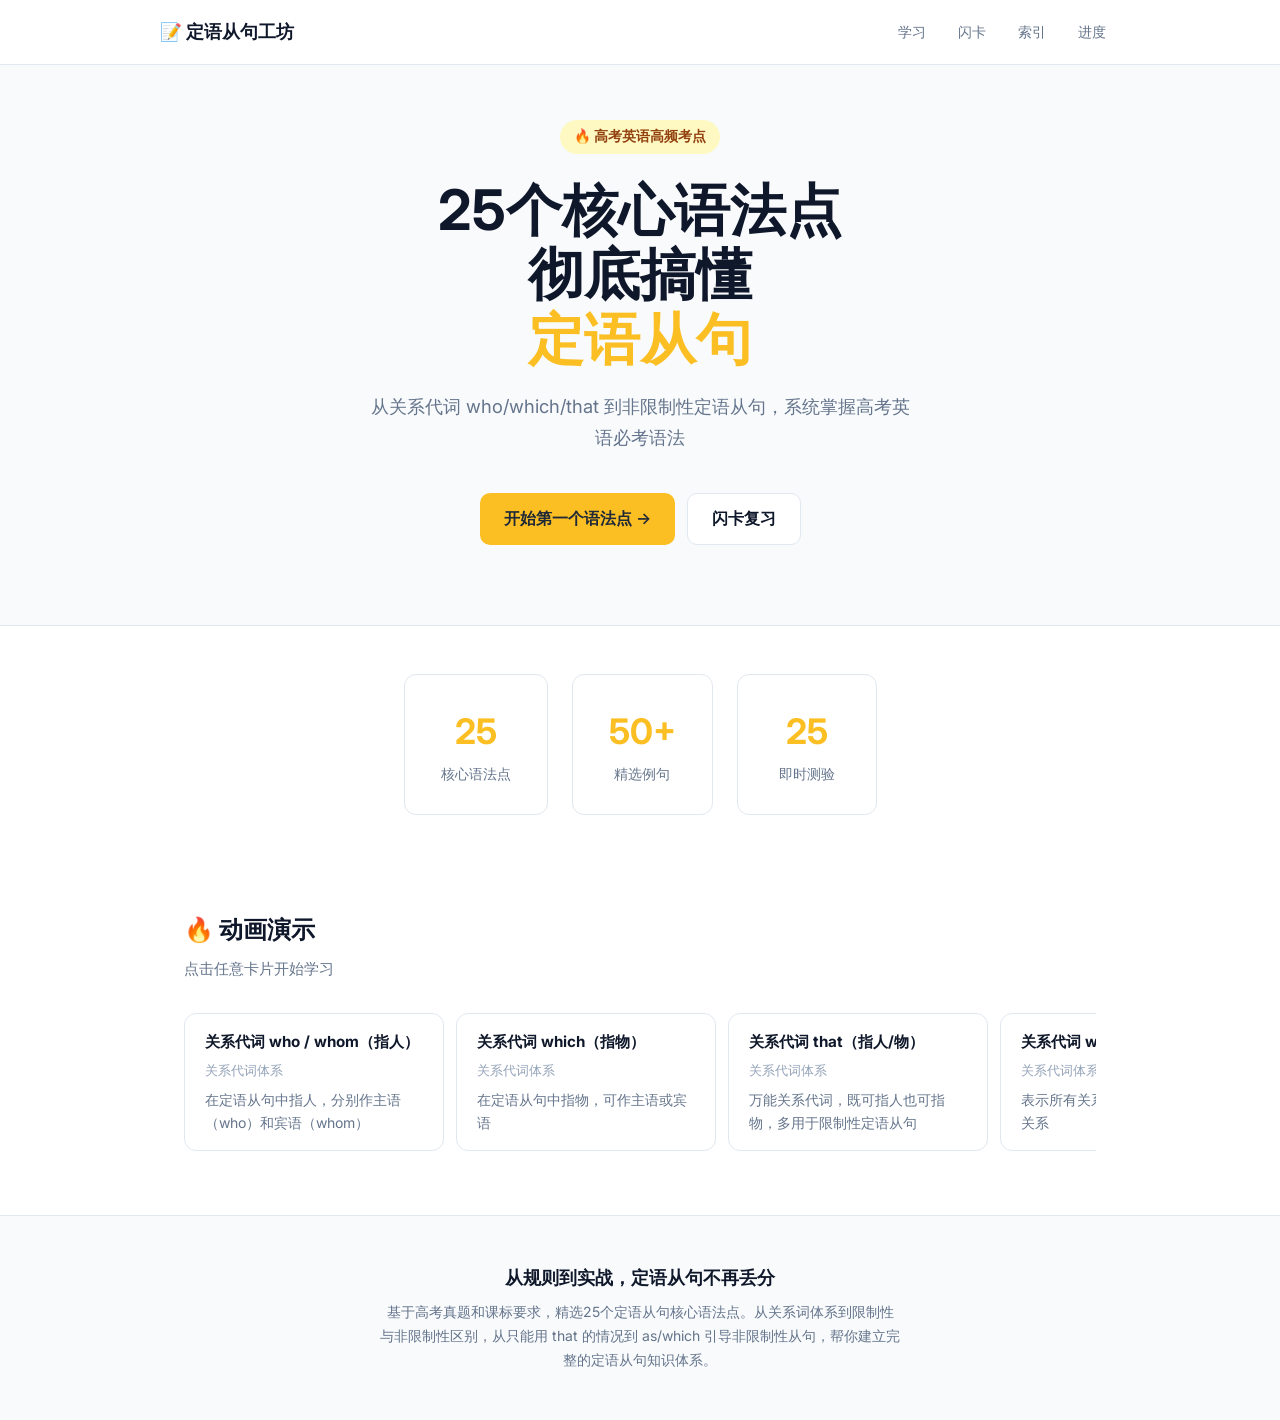
<file: index.html>
<!DOCTYPE html>
<html lang="zh-CN">
<head>
  <meta charset="UTF-8">
  <meta name="viewport" content="width=device-width, initial-scale=1.0">
  <title>定语从句学习工坊 - 25个核心语法点</title>
  <meta name="description" content="从规则到实战，定语从句不再丢分。基于高考真题和课标要求，精选25个定语从句核心语法点。">
  <meta name="keywords" content="定语从句,英语语法,高考英语,关系代词,关系副词">
  <meta name="author" content="乔木">
  <meta name="robots" content="index, follow">
  <link rel="canonical" href="https://relative-clause.vercel.app">
  <meta property="og:title" content="定语从句学习工坊">
  <meta property="og:description" content="从规则到实战，定语从句不再丢分。25个核心语法点，50+精选例句。">
  <meta property="og:type" content="website">
  <meta property="og:url" content="https://relative-clause.vercel.app">
  <meta property="og:site_name" content="定语从句学习工坊">
  <meta property="og:locale" content="zh_CN">
  <meta name="twitter:card" content="summary_large_image">
  <meta name="twitter:title" content="定语从句学习工坊">
  <meta name="twitter:description" content="从规则到实战，定语从句不再丢分。25个核心语法点，50+精选例句。">
  <link rel="icon" href="data:image/svg+xml,<svg xmlns='http://www.w3.org/2000/svg' viewBox='0 0 100 100'><text y='.9em' font-size='90'>📝</text></svg>">
  <link rel="manifest" href="/manifest.json">
  <meta name="theme-color" content="#FBBF24">
  <link rel="preconnect" href="https://fonts.googleapis.com">
  <link rel="preconnect" href="https://fonts.gstatic.com" crossorigin>
  <link href="https://fonts.googleapis.com/css2?family=Inter:wght@300;400;500;600;700&display=swap" rel="stylesheet">
  <link rel="stylesheet" href="css/minimal.css">
</head>
<body>

<nav class="nav">
  <div class="nav-inner">
    <a href="index.html" class="nav-logo">📝 定语从句工坊</a>
    <div class="nav-links">
      <a href="learn.html" class="active">学习</a>
      <a href="flashcard.html">闪卡</a>
      <a href="roots.html">索引</a>
      <a href="progress.html">进度</a>
    </div>
  </div>
</nav>

<header class="hero">
  <div class="hero-badge">🔥 高考英语高频考点</div>
  <h1 class="hero-title">25个核心语法点<br><span>彻底搞懂</span>定语从句</h1>
  <p class="hero-subtitle">从关系代词 who/which/that 到非限制性定语从句，系统掌握高考英语必考语法</p>
  <div class="hero-actions">
    <a href="learn.html" class="btn btn-primary">开始第一个语法点 →</a>
    <a href="flashcard.html" class="btn btn-secondary">闪卡复习</a>
  </div>
</header>

<section class="stats">
  <div class="stat-card">
    <div class="stat-value">25</div>
    <div class="stat-label">核心语法点</div>
  </div>
  <div class="stat-card">
    <div class="stat-value">50+</div>
    <div class="stat-label">精选例句</div>
  </div>
  <div class="stat-card">
    <div class="stat-value">25</div>
    <div class="stat-label">即时测验</div>
  </div>
</section>

<section class="container">
  <h2 class="section-title">🔥 动画演示</h2>
  <p class="section-sub">点击任意卡片开始学习</p>
  <div class="demo-scroll">
    <div class="demo-list" id="demoList"></div>
  </div>
</section>

<footer class="footer">
  <div class="footer-tagline">从规则到实战，定语从句不再丢分</div>
  <p class="footer-desc">基于高考真题和课标要求，精选25个定语从句核心语法点。从关系词体系到限制性与非限制性区别，从只能用 that 的情况到 as/which 引导非限制性从句，帮你建立完整的定语从句知识体系。</p>
</footer>

<script src="js/wordData.js"></script>
<script src="js/siteConfig.js"></script>
<script src="js/storage.js"></script>
<script>
(function() {
  // Load site config
  const config = window.siteConfig;

  // Demo animation on hero
  const heroTitle = document.querySelector('.hero-title');
  heroTitle.innerHTML = config.hero.title.map((line, i) =>
    i === config.hero.title.length - 1 ? `<span>${line}</span>` : line
  ).join('<br>');

  // Load demo items
  const demoList = document.getElementById('demoList');
  const demoCount = config.hero.animation.demoCount;
  WordRoots.slice(0, demoCount).forEach(function(item) {
    const card = document.createElement('a');
    card.href = 'root-detail.html?id=' + item.id;
    card.className = 'demo-card';
    card.innerHTML = '<div class="demo-root">' + item.root + '</div>' +
      '<div class="demo-origin">' + item.origin + '</div>' +
      '<div class="demo-meaning">' + item.meaning + '</div>';
    demoList.appendChild(card);
  });

  // Update nav active state
  const links = document.querySelectorAll('.nav-links a');
  links.forEach(function(a) { a.classList.remove('active'); });
})();
</script>
</body>
</html>
</file>
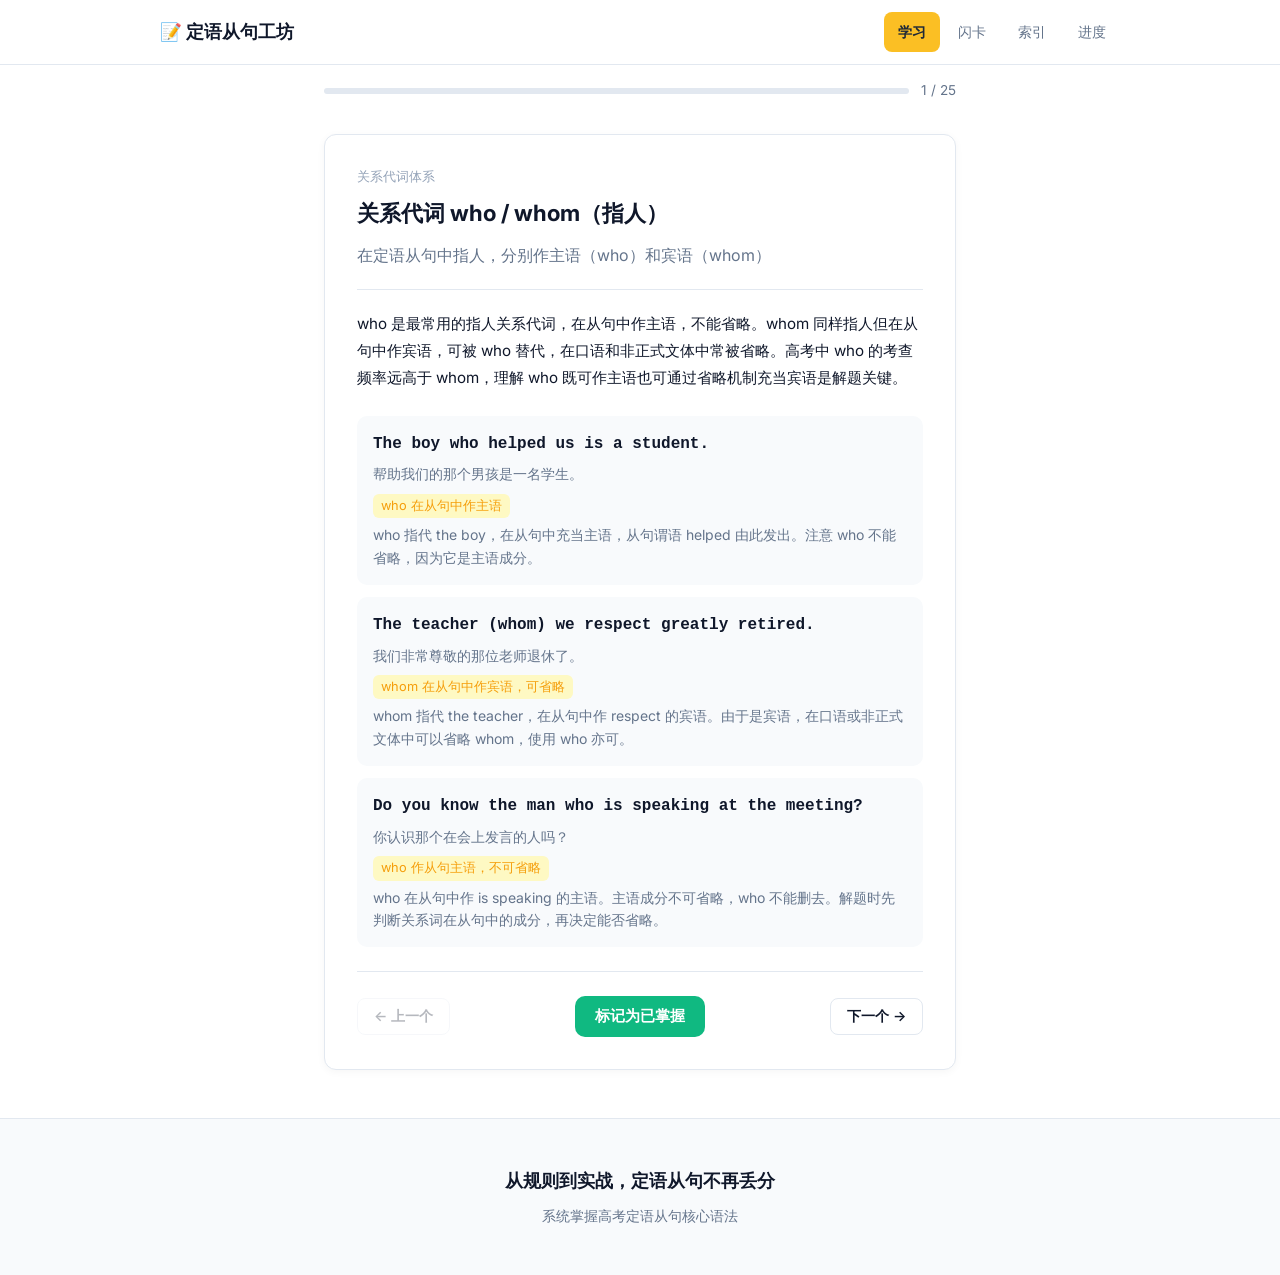
<file: learn.html>
<!DOCTYPE html>
<html lang="zh-CN">
<head>
  <meta charset="UTF-8">
  <meta name="viewport" content="width=device-width, initial-scale=1.0">
  <title>学习 - 定语从句学习工坊</title>
  <meta name="description" content="渐进式学习定语从句核心语法点">
  <meta name="robots" content="noindex">
  <link rel="icon" href="data:image/svg+xml,<svg xmlns='http://www.w3.org/2000/svg' viewBox='0 0 100 100'><text y='.9em' font-size='90'>📝</text></svg>">
  <link rel="manifest" href="/manifest.json">
  <meta name="theme-color" content="#FBBF24">
  <link rel="preconnect" href="https://fonts.googleapis.com">
  <link rel="preconnect" href="https://fonts.gstatic.com" crossorigin>
  <link href="https://fonts.googleapis.com/css2?family=Inter:wght@300;400;500;600;700&display=swap" rel="stylesheet">
  <link rel="stylesheet" href="css/minimal.css">
</head>
<body>

<nav class="nav">
  <div class="nav-inner">
    <a href="index.html" class="nav-logo">📝 定语从句工坊</a>
    <div class="nav-links">
      <a href="learn.html" class="active">学习</a>
      <a href="flashcard.html">闪卡</a>
      <a href="roots.html">索引</a>
      <a href="progress.html">进度</a>
    </div>
  </div>
</nav>

<div class="learn-wrap" id="app"></div>

<footer class="footer">
  <div class="footer-tagline">从规则到实战，定语从句不再丢分</div>
  <p class="footer-desc">系统掌握高考定语从句核心语法</p>
</footer>

<script src="js/wordData.js"></script>
<script src="js/siteConfig.js"></script>
<script src="js/storage.js"></script>
<script>
(function() {
  var STORAGE_KEY = 'rc_learn_v1';

  function getState() {
    try {
      var raw = localStorage.getItem(STORAGE_KEY);
      return raw ? JSON.parse(raw) : { current: 1 };
    } catch(e) { return { current: 1 }; }
  }

  function saveState(state) {
    try { localStorage.setItem(STORAGE_KEY, JSON.stringify(state)); } catch(e) {}
  }

  function showFeedback(message, isSuccess) {
    var toast = document.createElement('div');
    toast.className = 'feedback-toast ' + (isSuccess ? 'success' : 'error');
    toast.textContent = message;
    document.body.appendChild(toast);
    setTimeout(function() { toast.remove(); }, 3000);
  }

  var state = getState();
  var current = state.current || 1;
  var total = WordRoots.length;
  var item = WordRoots.find(function(x) { return x.id === current; });

  function render() {
    var app = document.getElementById('app');
    var progPct = ((current - 1) / total * 100).toFixed(0);

    var mastered = isMastered(item.id);

    var html = '<div class="learn-progress">' +
      '<div class="progress-bar"><div class="progress-fill" style="width:' + progPct + '%"></div></div>' +
      '<span class="progress-text">' + current + ' / ' + total + '</span></div>';

    html += '<div class="learn-card">';
    html += '<div class="learn-origin">' + item.origin + '</div>';
    html += '<div class="learn-root">' + item.root + '</div>';
    html += '<div class="learn-meaning">' + item.meaning + '</div>';
    html += '<div class="learn-desc">' + item.description + '</div>';

    item.examples.forEach(function(ex) {
      html += '<div class="example-item">';
      html += '<div class="example-sentence">' + ex.word + '</div>';
      html += '<div class="example-meaning">' + ex.meaning + '</div>';
      html += '<div class="example-breakdown">' + ex.breakdown.root + '</div>';
      html += '<div style="font-size:0.875rem;color:var(--color-text-secondary);margin-top:6px">' + ex.explanation + '</div>';
      html += '</div>';
    });

    html += '<div class="learn-nav">';
    html += '<button class="btn btn-secondary btn-sm" onclick="prev()"' + (current <= 1 ? ' disabled style="opacity:0.3"' : '') + '>← 上一个</button>';

    if (mastered) {
      html += '<span style="color:var(--color-success);font-weight:600;font-size:0.9rem">✓ 已掌握</span>';
    } else {
      html += '<button class="master-btn" onclick="markM()">标记为已掌握</button>';
    }

    html += '<button class="btn btn-secondary btn-sm" onclick="next()"' + (current >= total ? ' disabled style="opacity:0.3"' : '') + '>下一个 →</button>';
    html += '</div></div>';

    app.innerHTML = html;
  }

  window.prev = function() {
    if (current <= 1) return;
    state.current = current - 1;
    saveState(state);
    item = WordRoots.find(function(x) { return x.id === state.current; });
    render();
    window.scrollTo(0, 0);
  };

  window.next = function() {
    if (current >= total) {
      showFeedback('🎉 已完成全部 ' + total + ' 个语法点！', true);
      return;
    }
    state.current = current + 1;
    saveState(state);
    item = WordRoots.find(function(x) { return x.id === state.current; });
    render();
    window.scrollTo(0, 0);
  };

  window.markM = function() {
    markMastered(item.id);
    showFeedback('✓ 已标记为掌握！', true);
    render();
  };

  if (!item) {
    document.getElementById('app').innerHTML = '<div class="empty-state"><div class="empty-icon">📝</div><p>未找到该语法点，<a href="index.html">返回首页</a></p></div>';
    return;
  }
  markVisited(item.id);
  render();
})();
</script>
</body>
</html>
</file>
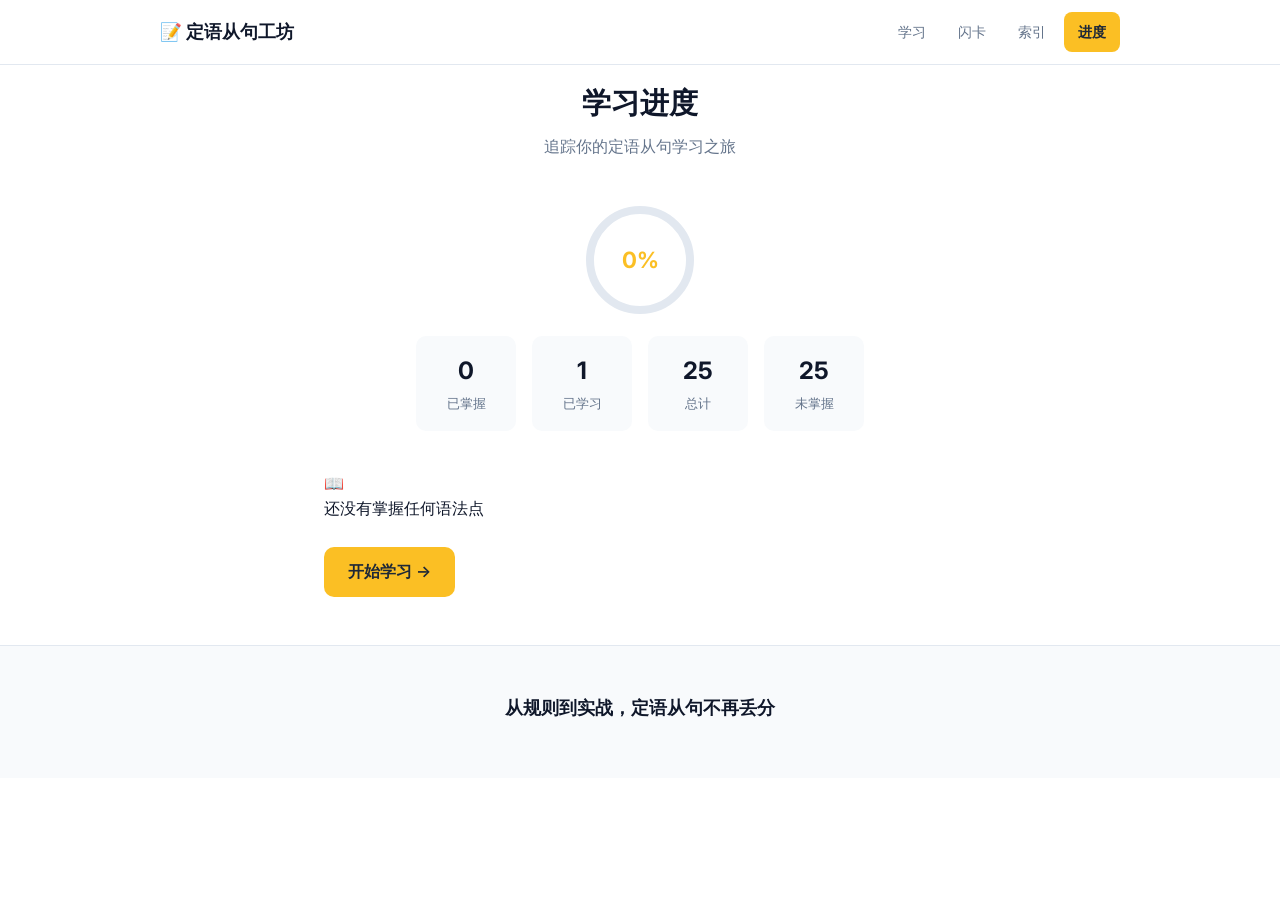
<file: progress.html>
<!DOCTYPE html>
<html lang="zh-CN">
<head>
  <meta charset="UTF-8">
  <meta name="viewport" content="width=device-width, initial-scale=1.0">
  <title>学习进度 - 定语从句学习工坊</title>
  <meta name="description" content="查看定语从句学习进度">
  <meta name="robots" content="noindex">
  <link rel="icon" href="data:image/svg+xml,<svg xmlns='http://www.w3.org/2000/svg' viewBox='0 0 100 100'><text y='.9em' font-size='90'>📝</text></svg>">
  <link rel="manifest" href="/manifest.json">
  <meta name="theme-color" content="#FBBF24">
  <link rel="preconnect" href="https://fonts.googleapis.com">
  <link rel="preconnect" href="https://fonts.gstatic.com" crossorigin>
  <link href="https://fonts.googleapis.com/css2?family=Inter:wght@300;400;500;600;700&display=swap" rel="stylesheet">
  <link rel="stylesheet" href="css/minimal.css">
</head>
<body>

<nav class="nav">
  <div class="nav-inner">
    <a href="index.html" class="nav-logo">📝 定语从句工坊</a>
    <div class="nav-links">
      <a href="learn.html">学习</a>
      <a href="flashcard.html">闪卡</a>
      <a href="roots.html">索引</a>
      <a href="progress.html" class="active">进度</a>
    </div>
  </div>
</nav>

<div class="progress-page">
  <div class="progress-header">
    <h1 style="font-size:1.8rem;font-weight:700;margin-bottom:8px">学习进度</h1>
    <p style="color:var(--color-text-secondary)">追踪你的定语从句学习之旅</p>
  </div>

  <div id="progressContent"></div>
</div>

<footer class="footer">
  <div class="footer-tagline">从规则到实战，定语从句不再丢分</div>
</footer>

<script src="js/wordData.js"></script>
<script src="js/siteConfig.js"></script>
<script src="js/storage.js"></script>
<script>
(function() {
  function showFeedback(message, isSuccess) {
    var toast = document.createElement('div');
    toast.className = 'feedback-toast ' + (isSuccess ? 'success' : 'error');
    toast.textContent = message;
    document.body.appendChild(toast);
    setTimeout(function() { toast.remove(); }, 3000);
  }

  function render() {
    var progress = getProgress();
    var masteredCount = progress.mastered.length;
    var visitedCount = progress.visited.length;
    var total = WordRoots.length;
    var pct = Math.round(masteredCount / total * 100);

    var masteredItems = WordRoots.filter(function(item) {
      return progress.mastered.includes(item.id);
    });

    var radius = 50;
    var circumference = 2 * Math.PI * radius;
    var offset = circumference - (pct / 100) * circumference;

    var html = '';

    // Progress circle
    html += '<div class="progress-circle">';
    html += '<svg width="120" height="120" viewBox="0 0 120 120">';
    html += '<circle cx="60" cy="60" r="' + radius + '" fill="none" stroke="#E2E8F0" stroke-width="8"/>';
    html += '<circle cx="60" cy="60" r="' + radius + '" fill="none" stroke="#FBBF24" stroke-width="8"';
    html += ' stroke-dasharray="' + circumference + '" stroke-dashoffset="' + offset + '" stroke-linecap="round"/>';
    html += '</svg>';
    html += '<div class="progress-center">' + pct + '%</div>';
    html += '</div>';

    // Stats
    html += '<div class="progress-stats">';
    html += '<div class="progress-stat"><div class="progress-stat-value">' + masteredCount + '</div><div class="progress-stat-label">已掌握</div></div>';
    html += '<div class="progress-stat"><div class="progress-stat-value">' + visitedCount + '</div><div class="progress-stat-label">已学习</div></div>';
    html += '<div class="progress-stat"><div class="progress-stat-value">' + total + '</div><div class="progress-stat-label">总计</div></div>';
    html += '<div class="progress-stat"><div class="progress-stat-value">' + (total - masteredCount) + '</div><div class="progress-stat-label">未掌握</div></div>';
    html += '</div>';

    // Mastered list
    if (masteredItems.length > 0) {
      html += '<div class="mastered-list">';
      html += '<h3 style="font-size:1.1rem;font-weight:700;margin-bottom:16px">已掌握的语法点</h3>';
      masteredItems.forEach(function(item) {
        html += '<div class="mastered-item">';
        html += '<div class="mastered-check">✓</div>';
        html += '<a href="root-detail.html?id=' + item.id + '" style="color:var(--color-text)" class="mastered-name">' + item.root + '</a>';
        html += '</div>';
      });
      html += '</div>';
    } else {
      html += '<div class="empty-state">';
      html += '<div class="empty-icon">📖</div>';
      html += '<p>还没有掌握任何语法点</p>';
      html += '<br><a href="learn.html" class="btn btn-primary">开始学习 →</a>';
      html += '</div>';
    }

    // Reset button
    if (masteredCount > 0) {
      html += '<div style="text-align:center;margin-top:40px">';
      html += '<button class="btn btn-secondary btn-sm" onclick="resetProgress()" style="color:var(--color-error)">🗑 清空学习记录</button>';
      html += '</div>';
    }

    document.getElementById('progressContent').innerHTML = html;
  }

  window.resetProgress = function() {
    if (confirm('确定要清空所有学习记录吗？此操作无法撤销。')) {
      clearProgress();
      localStorage.removeItem('rc_learn_v1');
      showFeedback('✓ 学习记录已清空', true);
      render();
    }
  };

  render();
})();
</script>
</body>
</html>
</file>
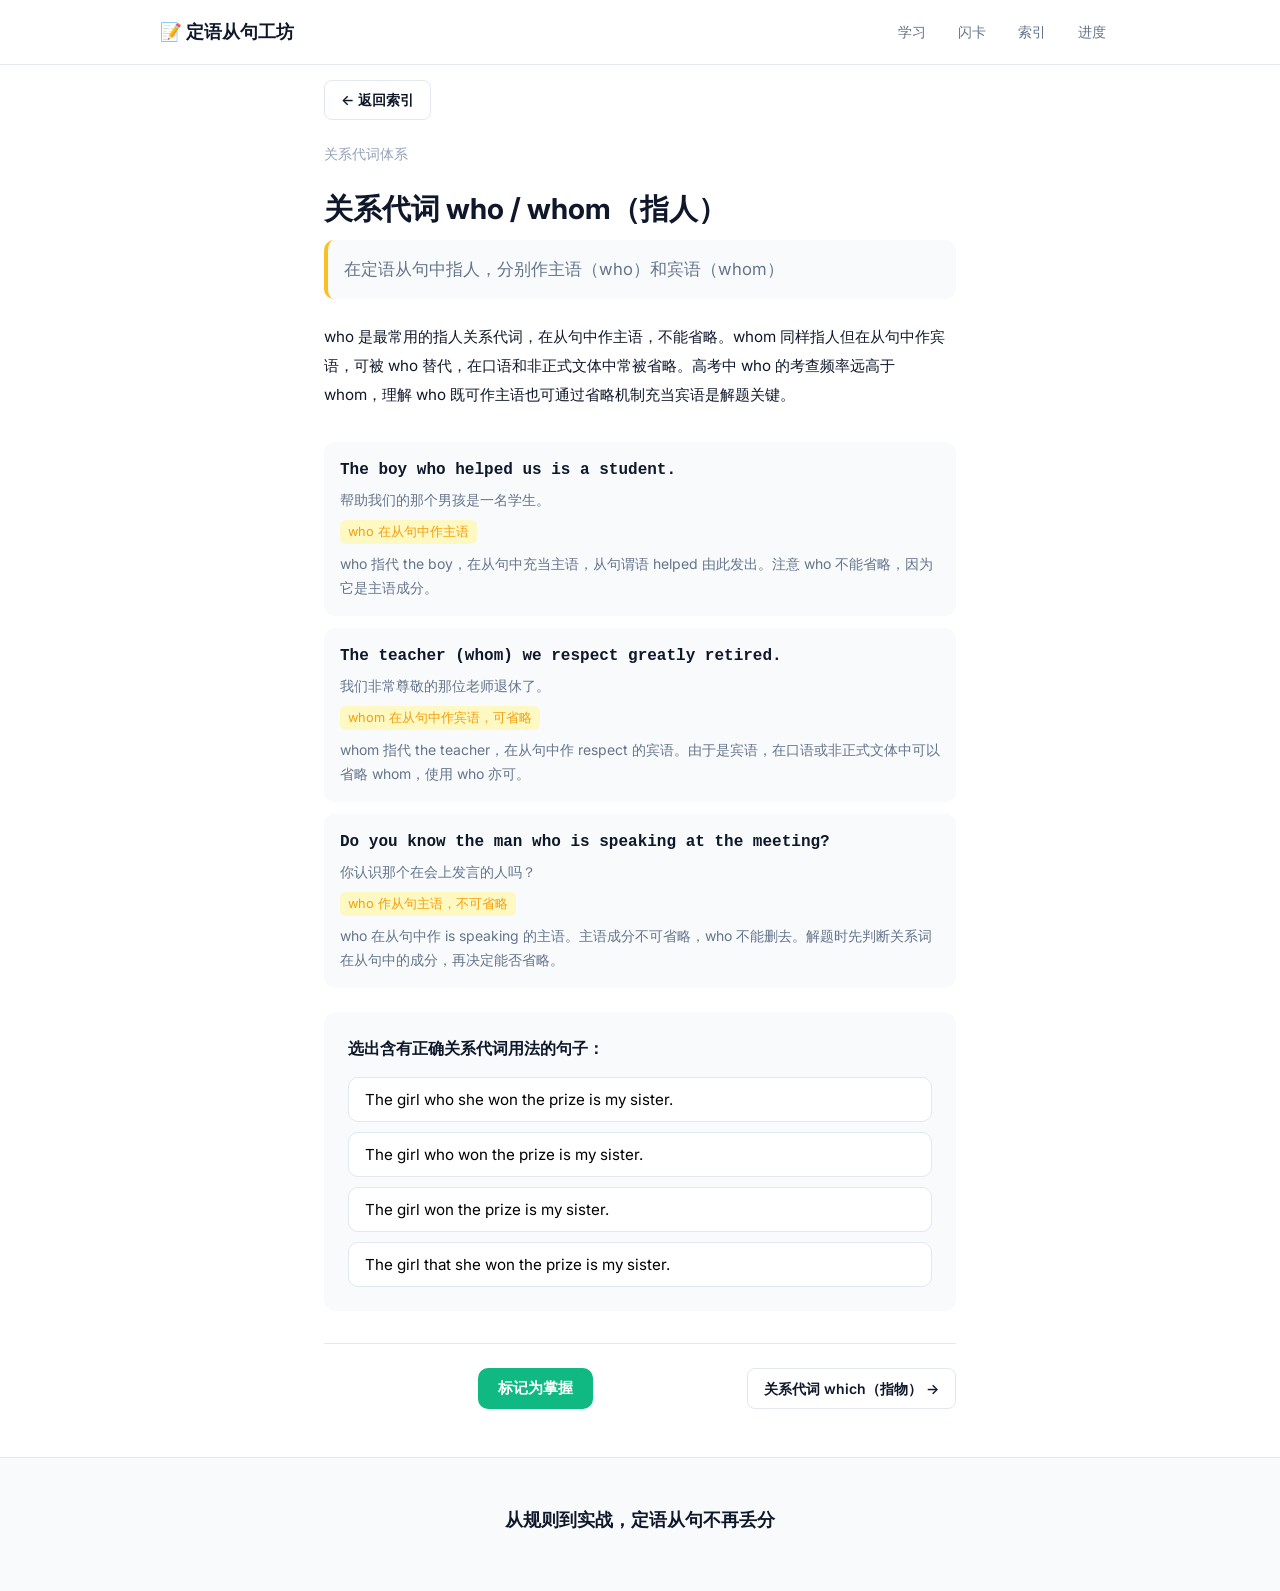
<file: root-detail.html>
<!DOCTYPE html>
<html lang="zh-CN">
<head>
  <meta charset="UTF-8">
  <meta name="viewport" content="width=device-width, initial-scale=1.0">
  <title>语法点详情 - 定语从句学习工坊</title>
  <meta name="description" content="定语从句语法点详解">
  <meta name="robots" content="noindex">
  <link rel="icon" href="data:image/svg+xml,<svg xmlns='http://www.w3.org/2000/svg' viewBox='0 0 100 100'><text y='.9em' font-size='90'>📝</text></svg>">
  <link rel="manifest" href="/manifest.json">
  <meta name="theme-color" content="#FBBF24">
  <link rel="preconnect" href="https://fonts.googleapis.com">
  <link rel="preconnect" href="https://fonts.gstatic.com" crossorigin>
  <link href="https://fonts.googleapis.com/css2?family=Inter:wght@300;400;500;600;700&display=swap" rel="stylesheet">
  <link rel="stylesheet" href="css/minimal.css">
</head>
<body>

<nav class="nav">
  <div class="nav-inner">
    <a href="index.html" class="nav-logo">📝 定语从句工坊</a>
    <div class="nav-links">
      <a href="learn.html">学习</a>
      <a href="flashcard.html">闪卡</a>
      <a href="roots.html">索引</a>
      <a href="progress.html">进度</a>
    </div>
  </div>
</nav>

<div class="detail-wrap" id="app"></div>

<footer class="footer">
  <div class="footer-tagline">从规则到实战，定语从句不再丢分</div>
</footer>

<script src="js/wordData.js"></script>
<script src="js/siteConfig.js"></script>
<script src="js/storage.js"></script>
<script>
(function() {
  function getQueryId() {
    var params = new URLSearchParams(window.location.search);
    return parseInt(params.get('id')) || 1;
  }

  function showFeedback(message, isSuccess) {
    var toast = document.createElement('div');
    toast.className = 'feedback-toast ' + (isSuccess ? 'success' : 'error');
    toast.textContent = message;
    document.body.appendChild(toast);
    setTimeout(function() { toast.remove(); }, 3000);
  }

  var id = getQueryId();
  var item = WordRoots.find(function(x) { return x.id === id; });

  if (!item) {
    document.getElementById('app').innerHTML =
      '<div class="empty-state" style="padding-top:100px"><div class="empty-icon">📝</div><p>未找到该语法点</p><br><a href="roots.html" class="btn btn-primary">返回索引</a></div>';
    return;
  }

  markVisited(item.id);
  var mastered = isMastered(item.id);

  var prevItem = WordRoots.find(function(x) { return x.id === id - 1; });
  var nextItem = WordRoots.find(function(x) { return x.id === id + 1; });

  var html = '';
  html += '<div style="margin-bottom:24px"><a href="roots.html" class="btn btn-secondary btn-sm">← 返回索引</a></div>';
  html += '<div class="detail-origin">' + item.origin + '</div>';
  html += '<h1 class="detail-root">' + item.root + '</h1>';
  html += '<div class="detail-meaning">' + item.meaning + '</div>';
  html += '<div class="detail-desc">' + item.description + '</div>';

  item.examples.forEach(function(ex) {
    html += '<div class="example-item">';
    html += '<div class="example-sentence">' + ex.word + '</div>';
    html += '<div class="example-meaning">' + ex.meaning + '</div>';
    html += '<div class="example-breakdown">' + ex.breakdown.root + '</div>';
    html += '<div style="font-size:0.875rem;color:var(--color-text-secondary);margin-top:8px;line-height:1.7">' + ex.explanation + '</div>';
    html += '</div>';
  });

  // Quiz section
  if (item.quiz) {
    html += '<div class="quiz-section" id="quizSection">';
    html += '<div class="quiz-q">' + item.quiz.question + '</div>';
    html += '<div class="quiz-options" id="quizOptions">';
    item.quiz.options.forEach(function(opt, i) {
      html += '<button class="quiz-option" onclick="checkAnswer(' + i + ')">' + opt + '</button>';
    });
    html += '</div>';
    html += '<div id="quizFeedback" style="display:none"></div>';
    html += '</div>';
  }

  // Navigation
  html += '<div style="display:flex;justify-content:space-between;margin-top:32px;padding-top:24px;border-top:1px solid var(--color-border);flex-wrap:wrap;gap:12px">';
  if (prevItem) {
    html += '<a href="root-detail.html?id=' + prevItem.id + '" class="btn btn-secondary btn-sm">← ' + prevItem.root + '</a>';
  } else {
    html += '<span></span>';
  }
  html += '<button class="master-btn" id="masterBtn" onclick="toggleMaster()">' + (mastered ? '取消掌握' : '标记为掌握') + '</button>';
  if (nextItem) {
    html += '<a href="root-detail.html?id=' + nextItem.id + '" class="btn btn-secondary btn-sm">' + nextItem.root + ' →</a>';
  } else {
    html += '<a href="roots.html" class="btn btn-secondary btn-sm">返回索引</a>';
  }
  html += '</div>';

  document.getElementById('app').innerHTML = html;

  window.checkAnswer = function(selected) {
    var correct = item.quiz.correctAnswer;
    var options = document.querySelectorAll('.quiz-option');
    options.forEach(function(btn, i) {
      btn.disabled = true;
      if (i === correct) btn.classList.add('correct');
      else if (i === selected && selected !== correct) btn.classList.add('wrong');
    });
    var feedback = document.getElementById('quizFeedback');
    feedback.style.display = 'block';
    if (selected === correct) {
      feedback.className = 'quiz-feedback correct';
      feedback.textContent = '✓ 回答正确！';
    } else {
      feedback.className = 'quiz-feedback wrong';
      feedback.textContent = '✗ 回答错误，正确答案是：' + item.quiz.options[correct];
    }
  };

  window.toggleMaster = function() {
    if (isMastered(item.id)) {
      unmarkMastered(item.id);
      showFeedback('已取消掌握标记', false);
      document.getElementById('masterBtn').textContent = '标记为掌握';
    } else {
      markMastered(item.id);
      showFeedback('✓ 已标记为掌握！', true);
      document.getElementById('masterBtn').textContent = '取消掌握';
    }
  };
})();
</script>
</body>
</html>
</file>
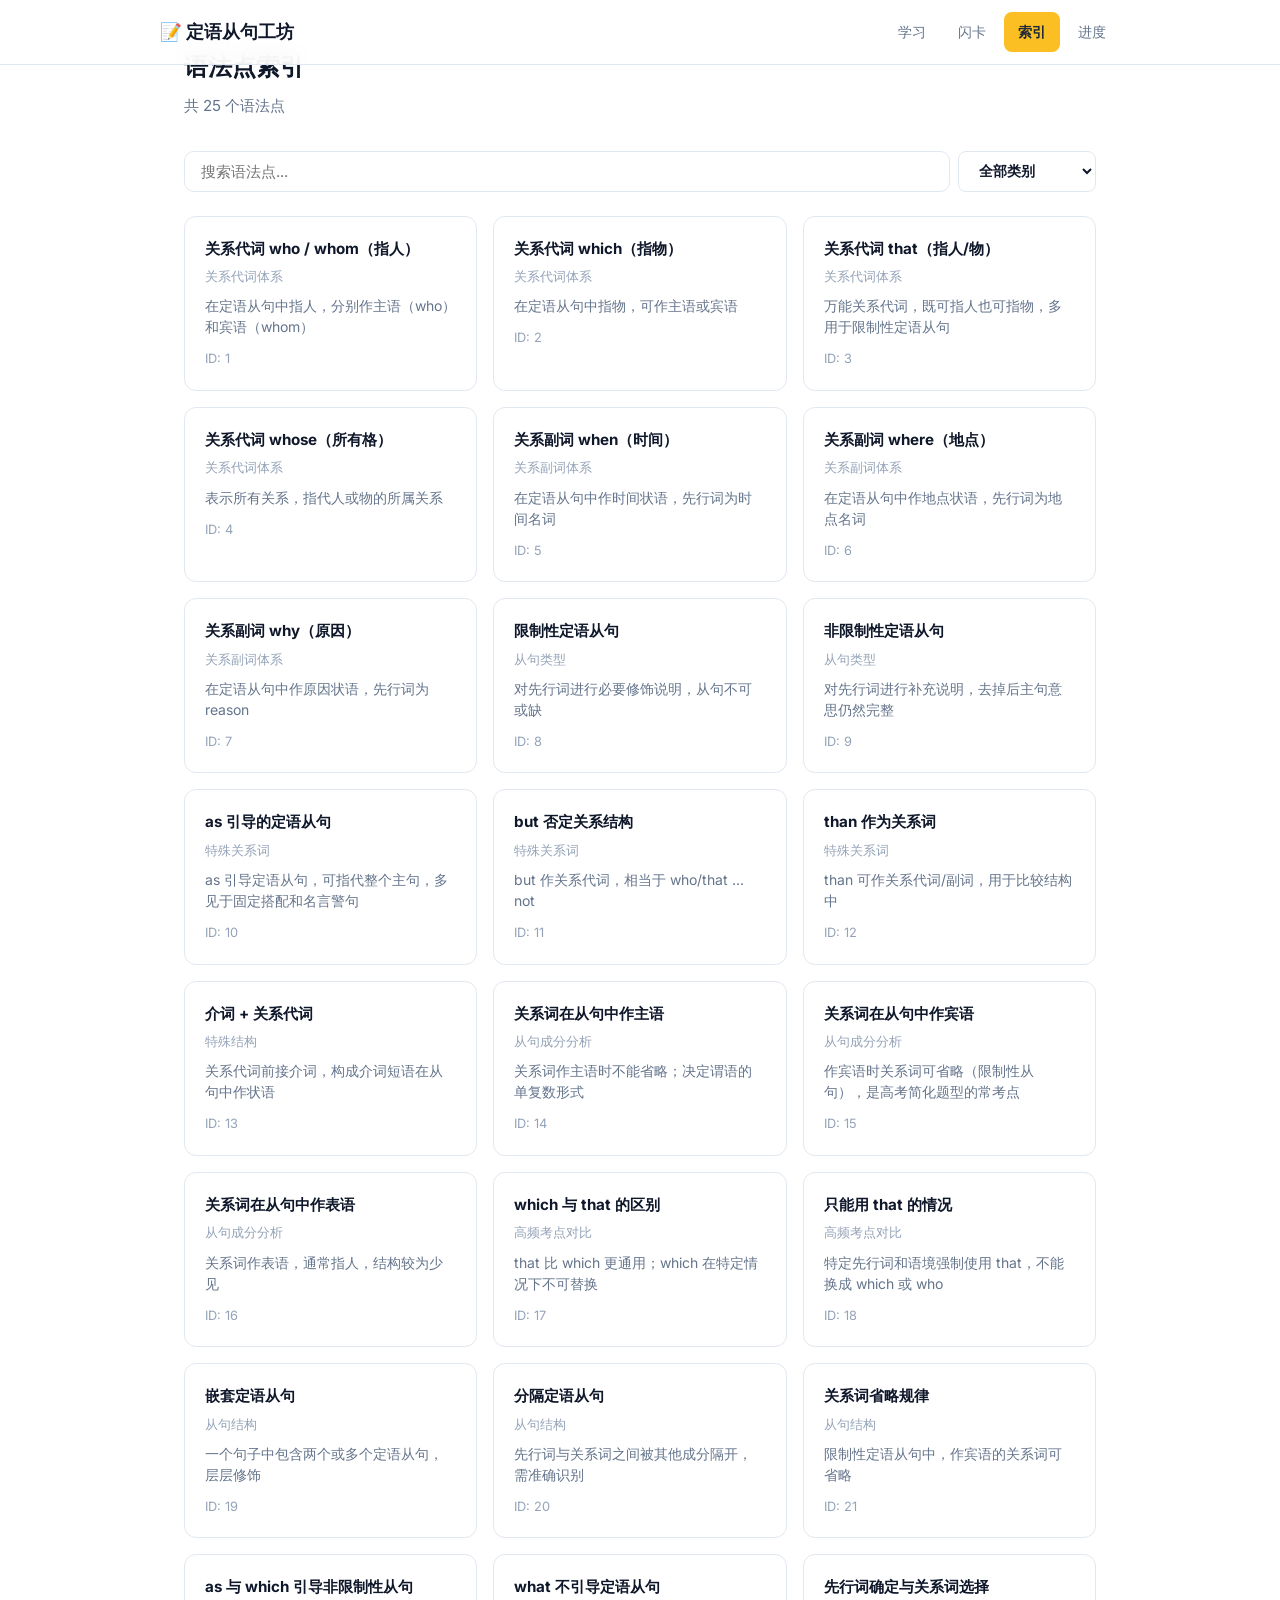
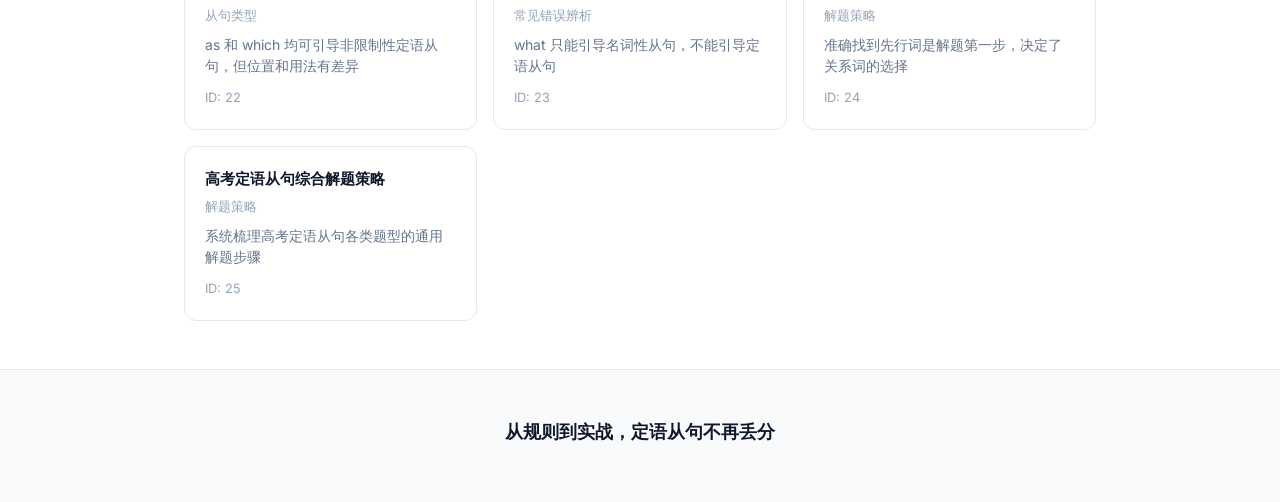
<file: roots.html>
<!DOCTYPE html>
<html lang="zh-CN">
<head>
  <meta charset="UTF-8">
  <meta name="viewport" content="width=device-width, initial-scale=1.0">
  <title>语法点索引 - 定语从句学习工坊</title>
  <meta name="description" content="浏览定语从句全部25个核心语法点">
  <meta name="robots" content="noindex">
  <link rel="icon" href="data:image/svg+xml,<svg xmlns='http://www.w3.org/2000/svg' viewBox='0 0 100 100'><text y='.9em' font-size='90'>📝</text></svg>">
  <link rel="manifest" href="/manifest.json">
  <meta name="theme-color" content="#FBBF24">
  <link rel="preconnect" href="https://fonts.googleapis.com">
  <link rel="preconnect" href="https://fonts.gstatic.com" crossorigin>
  <link href="https://fonts.googleapis.com/css2?family=Inter:wght@300;400;500;600;700&display=swap" rel="stylesheet">
  <link rel="stylesheet" href="css/minimal.css">
</head>
<body>

<nav class="nav">
  <div class="nav-inner">
    <a href="index.html" class="nav-logo">📝 定语从句工坊</a>
    <div class="nav-links">
      <a href="learn.html">学习</a>
      <a href="flashcard.html">闪卡</a>
      <a href="roots.html" class="active">索引</a>
      <a href="progress.html">进度</a>
    </div>
  </div>
</nav>

<div class="container">
  <h1 class="section-title">语法点索引</h1>
  <p class="section-sub" id="countLabel">共 25 个语法点</p>

  <div class="search-bar">
    <input type="text" class="search-input" id="searchInput" placeholder="搜索语法点..." oninput="filterCards()">
    <select class="btn btn-secondary btn-sm" id="filterSelect" onchange="filterCards()" style="padding:10px 16px">
      <option value="">全部类别</option>
      <option value="关系代词体系">关系代词体系</option>
      <option value="关系副词体系">关系副词体系</option>
      <option value="从句类型">从句类型</option>
      <option value="高频考点对比">高频考点对比</option>
      <option value="从句结构">从句结构</option>
      <option value="特殊关系词">特殊关系词</option>
      <option value="特殊结构">特殊结构</option>
      <option value="从句成分分析">从句成分分析</option>
      <option value="常见错误辨析">常见错误辨析</option>
      <option value="解题策略">解题策略</option>
    </select>
  </div>

  <div class="card-grid" id="cardGrid"></div>
  <div class="empty-state" id="emptyState" style="display:none">
    <div class="empty-icon">🔍</div>
    <p>没有找到匹配的语法点</p>
  </div>
</div>

<footer class="footer">
  <div class="footer-tagline">从规则到实战，定语从句不再丢分</div>
</footer>

<script src="js/wordData.js"></script>
<script src="js/siteConfig.js"></script>
<script src="js/storage.js"></script>
<script>
(function() {
  function renderItems(items) {
    var grid = document.getElementById('cardGrid');
    var empty = document.getElementById('emptyState');
    grid.innerHTML = '';
    if (items.length === 0) {
      empty.style.display = 'block';
      return;
    }
    empty.style.display = 'none';
    items.forEach(function(item) {
      var mastered = isMastered(item.id);
      var card = document.createElement('a');
      card.href = 'root-detail.html?id=' + item.id;
      card.className = 'card';
      card.innerHTML =
        '<div class="card-root">' + item.root + '</div>' +
        '<div class="card-origin">' + item.origin + '</div>' +
        '<div class="card-meaning">' + item.meaning + '</div>' +
        '<div class="card-footer">' +
          '<span style="font-size:0.8rem;color:var(--color-text-tertiary)">ID: ' + item.id + '</span>' +
          (mastered ? '<span class="mastered-badge">✓ 已掌握</span>' : '') +
        '</div>';
      grid.appendChild(card);
    });
    document.getElementById('countLabel').textContent = '共 ' + items.length + ' 个语法点';
  }

  window.filterCards = function() {
    var q = document.getElementById('searchInput').value.trim().toLowerCase();
    var cat = document.getElementById('filterSelect').value;
    var filtered = WordRoots.filter(function(item) {
      var matchQ = !q || item.root.toLowerCase().includes(q) || item.meaning.toLowerCase().includes(q) || item.origin.toLowerCase().includes(q);
      var matchCat = !cat || item.origin === cat;
      return matchQ && matchCat;
    });
    renderItems(filtered);
  };

  renderItems(WordRoots);
})();
</script>
</body>
</html>
</file>
<file: css/minimal.css>
/* =====================
   定语从句学习工坊 - 样式
   ===================== */
:root {
  --color-accent: #FBBF24;
  --color-accent-dark: #F59E0B;
  --color-success: #10B981;
  --color-error: #EF4444;
  --color-text: #0F172A;
  --color-text-secondary: #64748B;
  --color-text-tertiary: #94A3B8;
  --color-bg: #FFFFFF;
  --color-bg-secondary: #F8FAFC;
  --color-bg-hover: #F1F5F9;
  --color-border: #E2E8F0;
  --shadow-sm: 0 1px 2px 0 rgba(0,0,0,0.02);
  --shadow-md: 0 2px 8px 0 rgba(0,0,0,0.04);
  --shadow-lg: 0 4px 16px 0 rgba(0,0,0,0.06);
  --radius: 12px;
  --font: 'Inter',-apple-system,BlinkMacSystemFont,'Segoe UI',sans-serif;
}
*,*::before,*::after { box-sizing: border-box; margin: 0; padding: 0; }
body { font-family: var(--font); background: var(--color-bg); color: var(--color-text); line-height: 1.6; font-size: 16px; -webkit-font-smoothing: antialiased; }
a { color: inherit; text-decoration: none; }
button { cursor: pointer; font-family: inherit; border: none; outline: none; }
input { font-family: inherit; }

/* Nav */
.nav { position: fixed; top: 0; left: 0; right: 0; background: rgba(255,255,255,0.9); backdrop-filter: blur(12px); border-bottom: 1px solid var(--color-border); z-index: 100; padding: 0 24px; }
.nav-inner { max-width: 960px; margin: 0 auto; display: flex; align-items: center; justify-content: space-between; height: 64px; }
.nav-logo { font-size: 1.1rem; font-weight: 700; }
.nav-links { display: flex; gap: 4px; }
.nav-links a { padding: 8px 14px; border-radius: 8px; font-size: 0.9rem; color: var(--color-text-secondary); transition: all 0.15s; }
.nav-links a:hover { background: var(--color-bg-hover); color: var(--color-text); }
.nav-links a.active { background: var(--color-accent); color: #1F2937; font-weight: 600; }

/* Hero */
.hero { padding: 120px 24px 80px; text-align: center; background: var(--color-bg-secondary); border-bottom: 1px solid var(--color-border); }
.hero-badge { display: inline-block; padding: 6px 14px; background: #FEF9C3; color: #92400E; border-radius: 20px; font-size: 0.85rem; font-weight: 600; margin-bottom: 24px; }
.hero-title { font-size: clamp(2rem,5vw,3.5rem); font-weight: 700; line-height: 1.15; margin-bottom: 20px; }
.hero-title span { color: var(--color-accent); }
.hero-subtitle { font-size: 1.15rem; color: var(--color-text-secondary); max-width: 540px; margin: 0 auto 40px; line-height: 1.7; }
.hero-actions { display: flex; gap: 12px; justify-content: center; flex-wrap: wrap; }

/* Buttons */
.btn { display: inline-flex; align-items: center; gap: 8px; padding: 12px 24px; border-radius: 10px; font-size: 1rem; font-weight: 600; transition: all 0.15s; }
.btn-primary { background: var(--color-accent); color: #1F2937; }
.btn-primary:hover { background: var(--color-accent-dark); transform: translateY(-1px); }
.btn-secondary { background: var(--color-bg); color: var(--color-text); border: 1px solid var(--color-border); }
.btn-secondary:hover { background: var(--color-bg-hover); }
.btn-sm { padding: 8px 16px; font-size: 0.875rem; border-radius: 8px; }

/* Stats */
.stats { display: flex; gap: 24px; justify-content: center; flex-wrap: wrap; padding: 48px 24px; }
.stat-card { background: var(--color-bg); border: 1px solid var(--color-border); border-radius: var(--radius); padding: 28px 36px; text-align: center; min-width: 140px; }
.stat-value { font-size: 2.2rem; font-weight: 700; color: var(--color-accent); }
.stat-label { font-size: 0.875rem; color: var(--color-text-secondary); margin-top: 4px; }

/* Container */
.container { max-width: 960px; margin: 0 auto; padding: 48px 24px; }
.section-title { font-size: 1.5rem; font-weight: 700; margin-bottom: 8px; }
.section-sub { color: var(--color-text-secondary); margin-bottom: 32px; font-size: 0.95rem; }

/* Demo Scroll */
.demo-scroll { overflow-x: auto; padding-bottom: 16px; }
.demo-list { display: flex; gap: 12px; min-width: max-content; }
.demo-card { background: var(--color-bg); border: 1px solid var(--color-border); border-radius: var(--radius); padding: 16px 20px; min-width: 220px; max-width: 260px; transition: all 0.15s; }
.demo-card:hover { border-color: var(--color-accent); box-shadow: var(--shadow-md); }
.demo-root { font-weight: 700; font-size: 0.95rem; margin-bottom: 6px; }
.demo-origin { font-size: 0.8rem; color: var(--color-text-tertiary); margin-bottom: 8px; }
.demo-meaning { font-size: 0.875rem; color: var(--color-text-secondary); }

/* Card Grid */
.card-grid { display: grid; grid-template-columns: repeat(auto-fill, minmax(280px,1fr)); gap: 16px; }
.card { background: var(--color-bg); border: 1px solid var(--color-border); border-radius: var(--radius); padding: 20px; transition: all 0.15s; cursor: pointer; }
.card:hover { border-color: var(--color-accent); box-shadow: var(--shadow-md); transform: translateY(-2px); }
.card-root { font-weight: 700; font-size: 0.95rem; margin-bottom: 6px; }
.card-origin { font-size: 0.8rem; color: var(--color-text-tertiary); margin-bottom: 8px; }
.card-meaning { font-size: 0.875rem; color: var(--color-text-secondary); line-height: 1.5; }
.card-footer { display: flex; justify-content: space-between; align-items: center; margin-top: 12px; }
.mastered-badge { font-size: 0.75rem; padding: 3px 10px; border-radius: 12px; background: #D1FAE5; color: #065F46; font-weight: 600; }

/* Search */
.search-bar { display: flex; gap: 8px; margin-bottom: 24px; }
.search-input { flex: 1; padding: 10px 16px; border: 1px solid var(--color-border); border-radius: 10px; font-size: 0.95rem; background: var(--color-bg); transition: border 0.15s; }
.search-input:focus { outline: none; border-color: var(--color-accent); }

/* Learn Page */
.learn-wrap { max-width: 680px; margin: 0 auto; padding: 80px 24px 48px; }
.learn-progress { display: flex; align-items: center; gap: 12px; margin-bottom: 32px; }
.progress-bar { flex: 1; height: 6px; background: var(--color-border); border-radius: 3px; overflow: hidden; }
.progress-fill { height: 100%; background: var(--color-accent); border-radius: 3px; transition: width 0.3s; }
.progress-text { font-size: 0.85rem; color: var(--color-text-secondary); white-space: nowrap; }
.learn-card { background: var(--color-bg); border: 1px solid var(--color-border); border-radius: var(--radius); padding: 32px; box-shadow: var(--shadow-md); }
.learn-origin { font-size: 0.8rem; color: var(--color-text-tertiary); margin-bottom: 8px; }
.learn-root { font-size: 1.4rem; font-weight: 700; margin-bottom: 12px; }
.learn-meaning { font-size: 1rem; color: var(--color-text-secondary); margin-bottom: 20px; padding-bottom: 20px; border-bottom: 1px solid var(--color-border); }
.learn-desc { font-size: 0.95rem; color: var(--color-text); line-height: 1.8; margin-bottom: 24px; }
.example-item { background: var(--color-bg-secondary); border-radius: 10px; padding: 16px; margin-bottom: 12px; }
.example-sentence { font-size: 1rem; font-weight: 600; font-family: 'Courier New',monospace; margin-bottom: 6px; }
.example-meaning { font-size: 0.875rem; color: var(--color-text-secondary); margin-bottom: 6px; }
.example-breakdown { font-size: 0.8rem; color: var(--color-accent-dark); background: #FEF9C3; display: inline-block; padding: 2px 8px; border-radius: 6px; }
.learn-nav { display: flex; justify-content: space-between; align-items: center; margin-top: 24px; padding-top: 24px; border-top: 1px solid var(--color-border); }
.master-btn { background: var(--color-success); color: white; padding: 10px 20px; border-radius: 10px; font-weight: 600; font-size: 0.95rem; }

/* Flashcard */
.flash-wrap { max-width: 600px; margin: 0 auto; padding: 80px 24px 48px; }
.flashcard { background: var(--color-bg); border: 2px solid var(--color-border); border-radius: 16px; padding: 40px 32px; text-align: center; cursor: pointer; box-shadow: var(--shadow-lg); min-height: 240px; display: flex; flex-direction: column; align-items: center; justify-content: center; transition: transform 0.2s,border-color 0.2s; user-select: none; }
.flashcard:hover { border-color: var(--color-accent); }
.flashcard.flipped { border-color: var(--color-accent); }
.flash-hint { font-size: 0.8rem; color: var(--color-text-tertiary); margin-top: 16px; }
.flash-nav { display: flex; gap: 12px; justify-content: center; margin-top: 24px; }
.flash-counter { font-size: 0.9rem; color: var(--color-text-secondary); margin-top: 12px; text-align: center; }

/* Detail Page */
.detail-wrap { max-width: 680px; margin: 0 auto; padding: 80px 24px 48px; }
.detail-root { font-size: 1.8rem; font-weight: 700; margin-bottom: 8px; }
.detail-origin { font-size: 0.85rem; color: var(--color-text-tertiary); margin-bottom: 20px; }
.detail-meaning { font-size: 1.05rem; color: var(--color-text-secondary); margin-bottom: 24px; padding: 16px; background: var(--color-bg-secondary); border-radius: 10px; border-left: 4px solid var(--color-accent); }
.detail-desc { font-size: 0.95rem; line-height: 1.9; margin-bottom: 32px; }

/* Quiz */
.quiz-section { background: var(--color-bg-secondary); border-radius: var(--radius); padding: 24px; margin-top: 24px; }
.quiz-q { font-weight: 600; font-size: 1rem; margin-bottom: 16px; }
.quiz-options { display: flex; flex-direction: column; gap: 10px; }
.quiz-option { padding: 12px 16px; border: 1.5px solid var(--color-border); border-radius: 10px; text-align: left; font-size: 0.95rem; background: var(--color-bg); transition: all 0.15s; }
.quiz-option:hover { border-color: var(--color-accent); background: #FFFBEB; }
.quiz-option.correct { border-color: var(--color-success); background: #D1FAE5; }
.quiz-option.wrong { border-color: var(--color-error); background: #FEE2E2; }
.quiz-feedback { margin-top: 16px; padding: 12px 16px; border-radius: 10px; font-size: 0.9rem; }
.quiz-feedback.correct { background: #D1FAE5; color: #065F46; }
.quiz-feedback.wrong { background: #FEE2E2; color: #991B1B; }

/* Progress Page */
.progress-page { max-width: 680px; margin: 0 auto; padding: 80px 24px 48px; }
.progress-header { text-align: center; margin-bottom: 40px; }
.progress-circle { width: 120px; height: 120px; margin: 0 auto 16px; position: relative; }
.progress-circle svg { transform: rotate(-90deg); }
.progress-center { position: absolute; inset: 0; display: flex; align-items: center; justify-content: center; font-size: 1.4rem; font-weight: 700; color: var(--color-accent); }
.progress-stats { display: flex; gap: 16px; justify-content: center; flex-wrap: wrap; margin-bottom: 40px; }
.progress-stat { text-align: center; padding: 16px 24px; background: var(--color-bg-secondary); border-radius: 10px; min-width: 100px; }
.progress-stat-value { font-size: 1.5rem; font-weight: 700; }
.progress-stat-label { font-size: 0.8rem; color: var(--color-text-secondary); margin-top: 4px; }
.mastered-list { margin-top: 32px; }
.mastered-item { display: flex; align-items: center; gap: 12px; padding: 12px 16px; background: var(--color-bg); border: 1px solid var(--color-border); border-radius: 10px; margin-bottom: 8px; }
.mastered-check { width: 24px; height: 24px; background: var(--color-success); border-radius: 50%; display: flex; align-items: center; justify-content: center; color: white; font-size: 0.75rem; flex-shrink: 0; }
.mastered-name { font-size: 0.95rem; font-weight: 600; }

/* Toast */
.feedback-toast { position: fixed; bottom: 24px; left: 50%; transform: translateX(-50%); padding: 12px 24px; border-radius: 10px; font-size: 0.95rem; font-weight: 600; z-index: 9999; animation: slideUp 0.3s ease; }
.feedback-toast.success { background: #10B981; color: white; }
.feedback-toast.error { background: #EF4444; color: white; }
@keyframes slideUp { from { opacity:0; transform:translateX(-50%) translateY(10px); } to { opacity:1; transform:translateX(-50%) translateY(0); } }

/* Footer */
.footer { text-align: center; padding: 48px 24px; border-top: 1px solid var(--color-border); background: var(--color-bg-secondary); }
.footer-tagline { font-size: 1.1rem; font-weight: 700; margin-bottom: 8px; }
.footer-desc { font-size: 0.875rem; color: var(--color-text-secondary); max-width: 520px; margin: 0 auto; line-height: 1.7; }

/* Responsive */
@media (max-width: 640px) {
  .hero { padding: 100px 16px 60px; }
  .hero-title { font-size: 2rem; }
  .stats { gap: 12px; }
  .stat-card { padding: 20px 24px; min-width: 100px; }
  .card-grid { grid-template-columns: 1fr; }
  .learn-card { padding: 24px 20px; }
  .flashcard { padding: 32px 20px; }
  .nav-links a { padding: 8px 10px; font-size: 0.85rem; }
}
</file>
